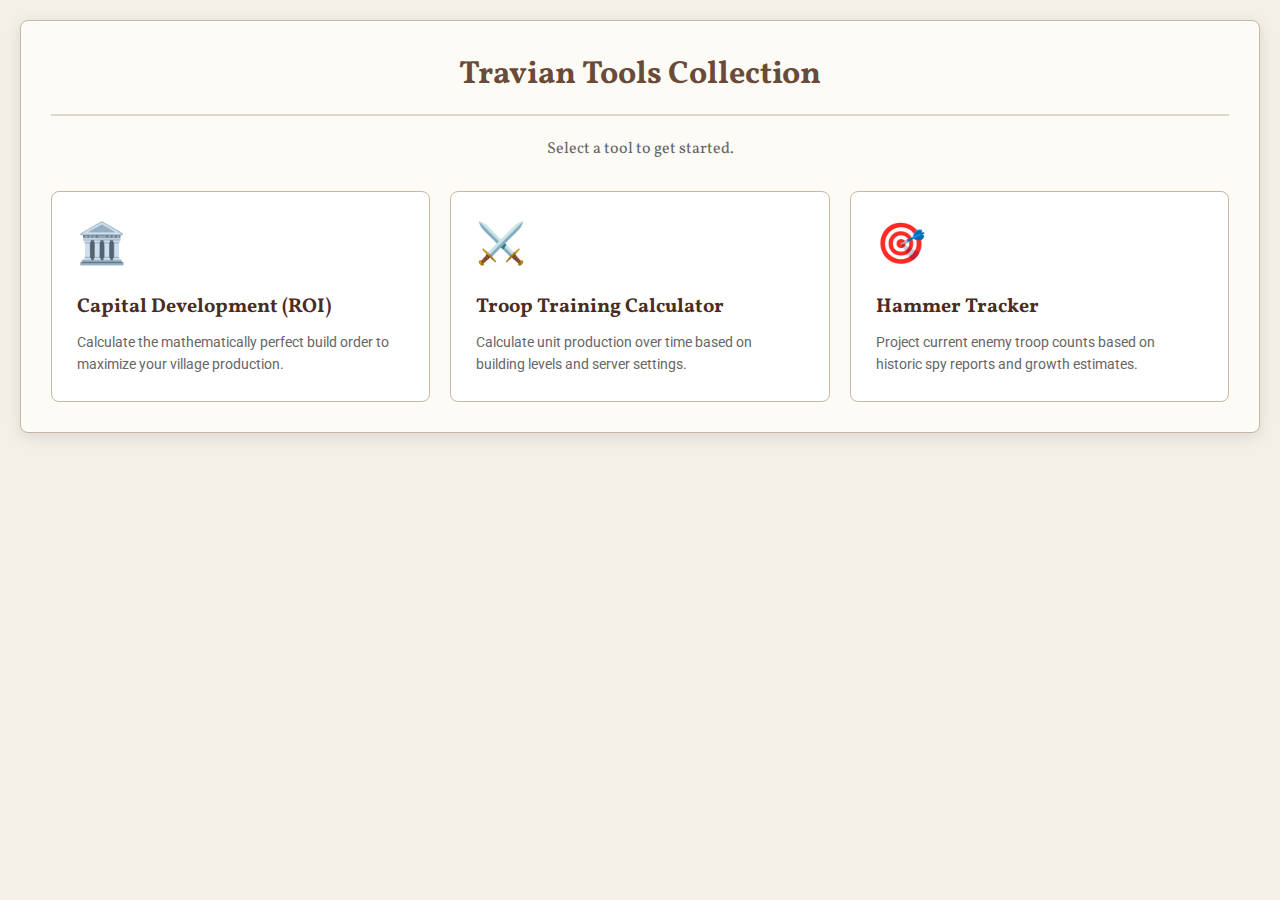
<file: index.html>
<!DOCTYPE html>
<html lang="en">
<head>
    <meta charset="UTF-8">
    <title>Travian Tools Collection</title>
    <meta name="viewport" content="width=device-width, initial-scale=1.0">
    <link href="https://fonts.googleapis.com/css2?family=Vollkorn:wght@400;700&family=Roboto:wght@400;700&display=swap" rel="stylesheet">
    <link rel="stylesheet" href="css/style.css">
    <style>
        /* Specific styles for the Hub Menu */
        /* Updated minmax to 280px for better fit on small mobile screens */
        .hub-grid { 
            display: grid; 
            grid-template-columns: repeat(auto-fill, minmax(280px, 1fr)); 
            gap: 20px; 
            margin-top: 30px; 
        }
        .tool-card {
            background: white; border: 1px solid #c9b7a2; border-radius: 8px; padding: 25px;
            transition: transform 0.2s, box-shadow 0.2s; cursor: pointer; text-decoration: none; color: inherit;
            display: block;
        }
        .tool-card:hover { transform: translateY(-5px); box-shadow: 0 8px 15px rgba(0,0,0,0.1); border-color: #859f51; }
        .tool-icon { font-size: 2.5rem; margin-bottom: 15px; display: block; }
        .tool-title { font-family: 'Vollkorn', serif; font-size: 1.25rem; font-weight: 700; margin-bottom: 10px; color: #4a2d1e; }
        .tool-desc { font-family: 'Roboto', sans-serif; font-size: 0.9rem; color: #666; line-height: 1.5; }
    </style>
</head>
<body>
    <div class="container">
        <h1>Travian Tools Collection</h1>
        <p style="text-align: center; color: #666;">Select a tool to get started.</p>
        
        <div class="hub-grid">
            <a href="calculators/capital-planner/" class="tool-card">
                <span class="tool-icon">🏛️</span>
                <div class="tool-title">Capital Development (ROI)</div>
                <div class="tool-desc">
                    Calculate the mathematically perfect build order to maximize your village production.
                </div>
            </a>

            <a href="calculators/troop-calculator/index.html" class="tool-card">
                <span class="tool-icon">⚔️</span>
                <div class="tool-title">Troop Training Calculator</div>
                <div class="tool-desc">
                    Calculate unit production over time based on building levels and server settings.
                </div>
            </a>

            <a href="calculators/hammer-tracker/index.html" class="tool-card">
                <span class="tool-icon">🎯</span>
                <div class="tool-title">Hammer Tracker</div>
                <div class="tool-desc">
                    Project current enemy troop counts based on historic spy reports and growth estimates.
                </div>
            </a>
        </div>
    </div>
</body>
</html>
</file>
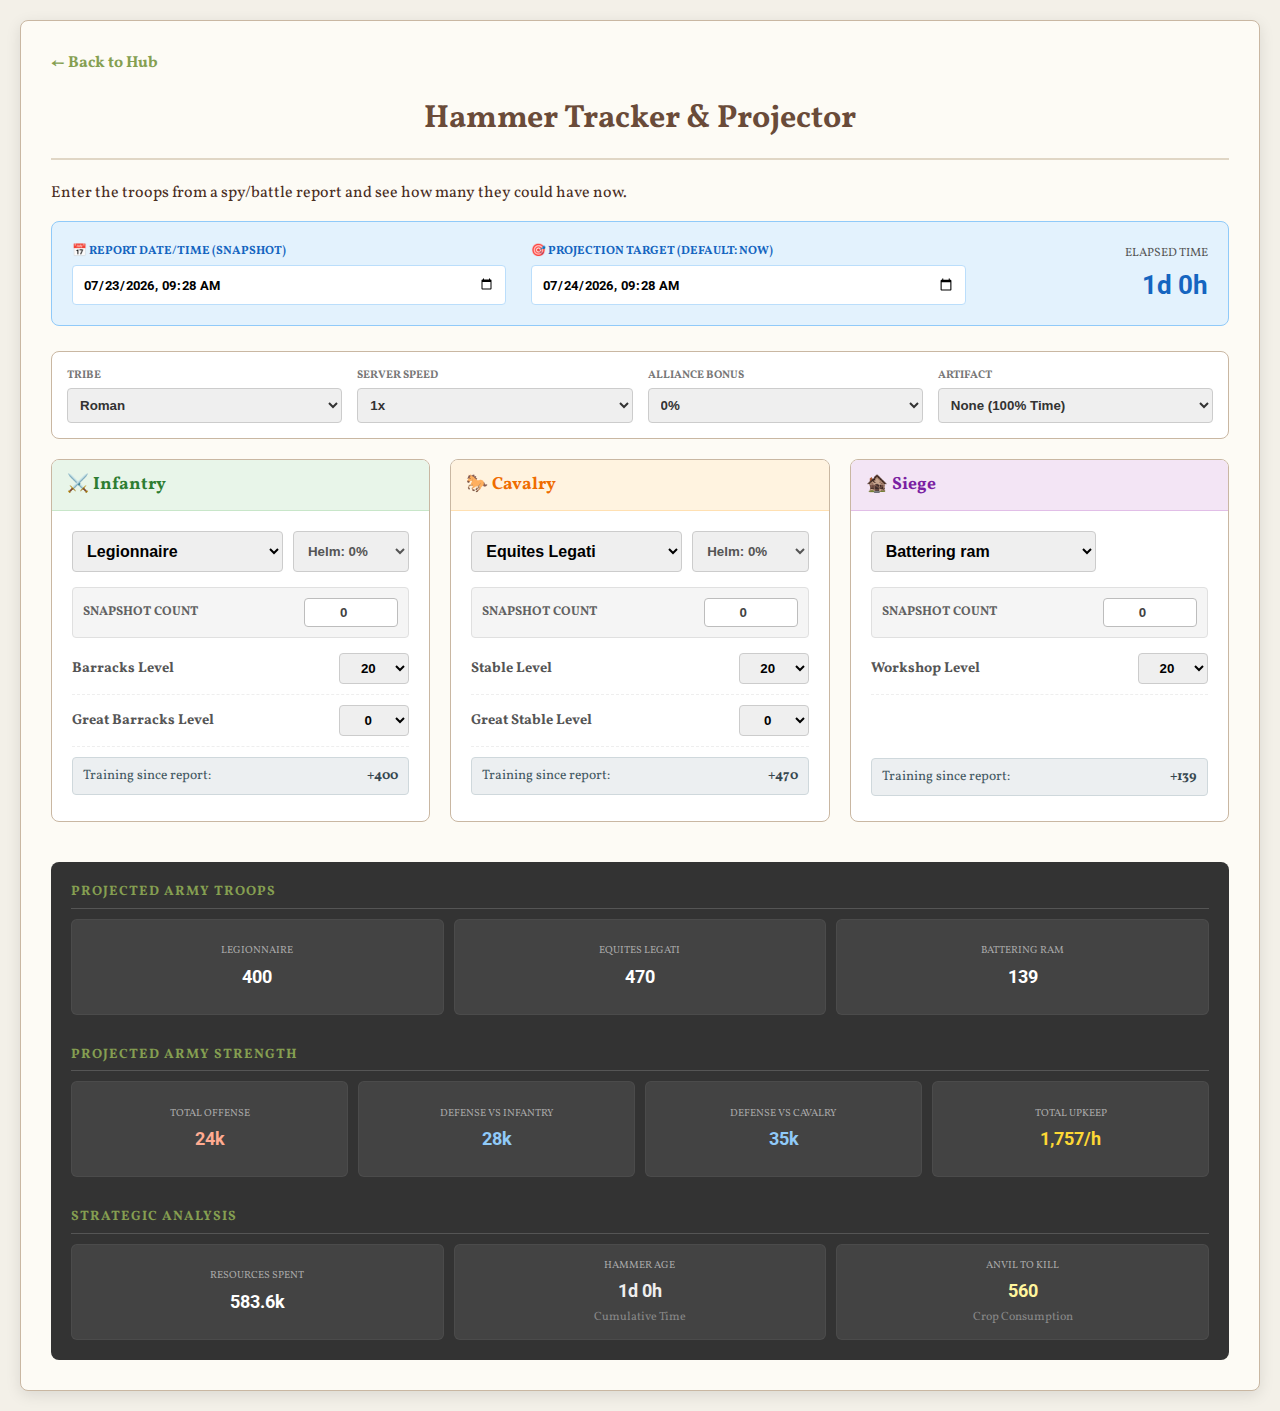
<file: calculators/hammer-tracker/index.html>
<!DOCTYPE html>
<html lang="en">
<head>
    <meta charset="UTF-8">
    <title>Hammer Tracker - Travian Tools</title>
    <meta name="viewport" content="width=device-width, initial-scale=1.0">
    <link href="https://fonts.googleapis.com/css2?family=Roboto:wght@400;500;700&family=Vollkorn:wght@400;700&display=swap" rel="stylesheet">
    <link rel="stylesheet" href="../../css/style.css">
    <style>
        .calc-wrapper { max-width: 1200px; margin: 0 auto; }
        
        /* --- SETTINGS BAR --- */
        .settings-bar { 
            background: #fff; padding: 15px; border-radius: 8px; border: 1px solid #c9b7a2; 
            margin-bottom: 20px; 
            display: grid; grid-template-columns: repeat(auto-fit, minmax(130px, 1fr)); gap: 15px;
        }
        .settings-bar label { display: block; font-size: 0.7rem; font-weight: bold; color: #777; margin-bottom: 4px; text-transform: uppercase; }
        .settings-bar select, .settings-bar input { width: 100%; padding: 8px; border: 1px solid #ccc; border-radius: 4px; font-weight: bold; color: #333; box-sizing: border-box; }

        /* --- TIME CONTROL BAR --- */
        .time-bar {
            background: #e3f2fd; border: 1px solid #90caf9; padding: 20px; border-radius: 8px; margin-bottom: 25px;
            display: flex; gap: 25px; align-items: flex-end; flex-wrap: wrap;
        }
        .time-group { flex: 1; min-width: 220px; }
        .time-group label { display: block; font-size: 0.75rem; font-weight: bold; color: #1565c0; margin-bottom: 5px; text-transform: uppercase; }
        .time-group input { width: 100%; padding: 10px; border: 1px solid #bbdefb; border-radius: 4px; font-family: 'Roboto', sans-serif; font-weight: bold; box-sizing: border-box; }
        
        .time-display { flex: 0.5; text-align: right; min-width: 150px; display: flex; flex-direction: column; justify-content: center; }
        .elapsed-label { font-size: 0.75rem; color: #555; text-transform: uppercase; margin-bottom: 4px; }
        .elapsed-val { font-size: 1.6rem; font-weight: bold; color: #1565c0; font-family: 'Roboto', sans-serif; }

        /* --- CARDS --- */
        .training-grid { display: grid; grid-template-columns: repeat(auto-fit, minmax(320px, 1fr)); gap: 20px; margin-bottom: 40px; }
        .train-card { background: #fff; border: 1px solid #c9b7a2; border-radius: 8px; overflow: hidden; display: flex; flex-direction: column; }
        .card-header { padding: 12px 15px; font-family: 'Vollkorn', serif; font-weight: bold; font-size: 1.1rem; border-bottom: 1px solid #eee; display: flex; justify-content: space-between; align-items: center; }
        .header-inf { background-color: #e8f5e9; color: #2e7d32; border-bottom-color: #c8e6c9; }
        .header-cav { background-color: #fff3e0; color: #ef6c00; border-bottom-color: #ffe0b2; }
        .header-sie { background-color: #f3e5f5; color: #7b1fa2; border-bottom-color: #e1bee7; }

        .card-body { padding: 20px; flex: 1; }
        
        .card-top-row { display: flex; gap: 10px; margin-bottom: 15px; }
        .unit-select { flex: 2; padding: 10px; font-size: 1rem; border: 1px solid #ccc; border-radius: 4px; font-weight: bold; }
        .helmet-select { flex: 1; padding: 10px; border: 1px solid #ccc; border-radius: 4px; font-weight: bold; color: #555; }

        .snapshot-row { 
            background: #f5f5f5; padding: 10px; border-radius: 4px; margin-bottom: 15px; 
            border: 1px solid #e0e0e0; display: flex; justify-content: space-between; align-items: center; 
        }
        .snapshot-row label { font-size: 0.8rem; font-weight: bold; color: #616161; text-transform: uppercase; }
        .snapshot-row input { width: 80px; padding: 6px; text-align: center; border: 1px solid #bdbdbd; border-radius: 4px; font-weight: bold; color: #424242; background: #fff; }

        .input-row { display: flex; justify-content: space-between; align-items: center; margin-bottom: 10px; padding-bottom: 10px; border-bottom: 1px dashed #eee; }
        .input-row label { font-size: 0.9rem; font-weight: bold; color: #555; }
        .input-row select { width: 70px; padding: 6px; text-align: center; border: 1px solid #ccc; border-radius: 4px; font-weight: bold; }
        
        .projection-row { 
            display: flex; justify-content: space-between; align-items: center; 
            font-size: 0.85rem; color: #455a64; background: #eceff1; 
            padding: 8px 10px; border-radius: 4px; margin-bottom: 5px; border: 1px solid #cfd8dc;
        }
        .proj-val { font-weight: bold; color: #37474f; }

        /* Global Summary Tiles */
        .results-box { background: #333; color: #fff; padding: 20px; border-radius: 8px; }
        
        .summary-group { margin-bottom: 30px; }
        .summary-group:last-child { margin-bottom: 0; }
        
        .group-title { font-size: 0.85rem; text-transform: uppercase; color: #859f51; border-bottom: 1px solid #555; padding-bottom: 5px; margin-bottom: 10px; letter-spacing: 1px; font-weight: bold; }
        
        .tiles-grid { display: grid; grid-template-columns: repeat(auto-fit, minmax(140px, 1fr)); gap: 10px; }
        .stat-tile { 
            background: rgba(255,255,255,0.08); border-radius: 6px; padding: 12px; 
            display: flex; flex-direction: column; align-items: center; justify-content: center; text-align: center;
            border: 1px solid rgba(255,255,255,0.05); min-height: 70px;
        }
        .tile-label { font-size: 0.65rem; text-transform: uppercase; color: #aaa; margin-bottom: 5px; }
        .tile-val { font-size: 1.1rem; font-weight: bold; font-family: 'Roboto', sans-serif; }
        .tile-sub { font-size: 0.75rem; color: #888; margin-top: 3px; }
        
        /* Colors */
        .c-wood { color: #a5d6a7; }
        .c-clay { color: #ffcc80; }
        .c-iron { color: #b0bec5; }
        .c-crop { color: #fff59d; }
        .c-off { color: #ffab91; }
        .c-def { color: #90caf9; }
        .c-upkeep { color: #fdd835 !important; }

        /* Mobile Optimization */
        .mobile-2col { display: grid; grid-template-columns: repeat(4, 1fr); gap: 10px; }

        @media (max-width: 600px) {
            .training-grid { grid-template-columns: 1fr; }
            .card-top-row { flex-direction: column; gap: 10px; }
            .helmet-select, .unit-select { width: 100%; }
            .time-bar { flex-direction: column; align-items: stretch; gap: 15px; }
            .time-display { text-align: left; margin-top: 10px; border-top: 1px solid #bbdefb; padding-top: 15px; }
            
            /* Force 2 columns on mobile for all summary grids */
            .mobile-2col { grid-template-columns: 1fr 1fr !important; }
        }
    </style>
</head>
<body>

<div class="container calc-wrapper">
    <div style="margin-bottom: 20px;">
        <a href="../../index.html" style="text-decoration: none; color: #859f51; font-weight: bold;">&larr; Back to Hub</a>
    </div>

    <h1>Hammer Tracker & Projector</h1>
    <p>Enter the troops from a spy/battle report and see how many they could have now.</p>
    
    <div class="time-bar">
        <div class="time-group">
            <label>📅 Report Date/Time (Snapshot)</label>
            <input type="datetime-local" id="time_snapshot" oninput="HammerApp.calculate()">
        </div>
        <div class="time-group">
            <label>🎯 Projection Target (Default: Now)</label>
            <input type="datetime-local" id="time_target" oninput="HammerApp.calculate()">
        </div>
        <div class="time-display">
            <span class="elapsed-label">Elapsed Time</span>
            <span class="elapsed-val" id="disp_elapsed">0d 0h</span>
        </div>
    </div>

    <div class="settings-bar">
        <div>
            <label>TRIBE</label>
            <select id="tribeSelect" onchange="HammerApp.updateUnitDropdowns()"></select>
        </div>
        <div>
            <label>SERVER SPEED</label>
            <select id="serverSpeed" onchange="HammerApp.calculate()">
                <option value="1">1x</option>
                <option value="2">2x</option>
                <option value="3">3x</option>
                <option value="5">5x</option>
                <option value="10">10x</option>
            </select>
        </div>
        <div>
            <label>ALLIANCE BONUS</label>
            <select id="allyBonus" onchange="HammerApp.calculate()">
                <option value="0">0%</option>
                <option value="0.02">2%</option>
                <option value="0.04">4%</option>
                <option value="0.06">6%</option>
                <option value="0.08">8%</option>
                <option value="0.10">10%</option>
            </select>
        </div>
        <div>
            <label>ARTIFACT</label>
            <select id="artifact" onchange="HammerApp.calculate()">
                <option value="1.0">None (100% Time)</option>
                <option value="0.75">Small (75% Time)</option>
                <option value="0.5">Unique (50% Time)</option>
            </select>
        </div>
    </div>

    <div class="training-grid">
        
        <div class="train-card">
            <div class="card-header header-inf">
                <span>⚔️ Infantry</span>
            </div>
            <div class="card-body">
                <div class="card-top-row">
                    <select id="unit_infantry" class="unit-select" onchange="HammerApp.calculate()"></select>
                    <select id="inf_helmet" class="helmet-select" onchange="HammerApp.calculate()">
                        <option value="0">Helm: 0%</option>
                        <option value="10">Helm: 10%</option>
                        <option value="15">Helm: 15%</option>
                        <option value="20">Helm: 20%</option>
                    </select>
                </div>
                
                <div class="snapshot-row">
                    <label>Snapshot Count</label>
                    <input type="number" id="snap_inf" value="0" min="0" oninput="HammerApp.calculate()">
                </div>

                <div class="input-row">
                    <label>Barracks Level</label>
                    <select id="lvl_barracks" onchange="HammerApp.calculate()"></select>
                </div>
                <div class="input-row">
                    <label>Great Barracks Level</label>
                    <select id="lvl_gb" onchange="HammerApp.calculate()"></select>
                </div>

                <div class="projection-row">
                    <span>Training since report:</span>
                    <span class="proj-val" id="proj_inf">+0</span>
                </div>
            </div>
        </div>

        <div class="train-card">
            <div class="card-header header-cav">
                <span>🐎 Cavalry</span>
            </div>
            <div class="card-body">
                <div class="card-top-row">
                    <select id="unit_cavalry" class="unit-select" onchange="HammerApp.calculate()"></select>
                    <select id="cav_helmet" class="helmet-select" onchange="HammerApp.calculate()">
                        <option value="0">Helm: 0%</option>
                        <option value="10">Helm: 10%</option>
                        <option value="15">Helm: 15%</option>
                        <option value="20">Helm: 20%</option>
                    </select>
                </div>
                
                <div class="snapshot-row">
                    <label>Snapshot Count</label>
                    <input type="number" id="snap_cav" value="0" min="0" oninput="HammerApp.calculate()">
                </div>

                <div class="input-row">
                    <label>Stable Level</label>
                    <select id="lvl_stable" onchange="HammerApp.calculate()"></select>
                </div>
                <div class="input-row">
                    <label>Great Stable Level</label>
                    <select id="lvl_gs" onchange="HammerApp.calculate()"></select>
                </div>

                <div class="projection-row">
                    <span>Training since report:</span>
                    <span class="proj-val" id="proj_cav">+0</span>
                </div>
            </div>
        </div>

        <div class="train-card">
            <div class="card-header header-sie">
                <span>🏚️ Siege</span>
            </div>
            <div class="card-body">
                <div class="card-top-row">
                    <select id="unit_siege" class="unit-select" style="flex:1;" onchange="HammerApp.calculate()"></select>
                    <div style="flex:0.5;"></div>
                </div>
                
                <div class="snapshot-row">
                    <label>Snapshot Count</label>
                    <input type="number" id="snap_siege" value="0" min="0" oninput="HammerApp.calculate()">
                </div>

                <div class="input-row">
                    <label>Workshop Level</label>
                    <select id="lvl_workshop" onchange="HammerApp.calculate()"></select>
                </div>
                
                <div style="height:53px;"></div> <div class="projection-row">
                    <span>Training since report:</span>
                    <span class="proj-val" id="proj_siege">+0</span>
                </div>
            </div>
        </div>
    </div>

    <div class="results-box">
        
        <div class="summary-group">
            <div class="group-title">Projected Army Troops</div>
            <div class="tiles-grid mobile-2col" style="grid-template-columns: repeat(3, 1fr);">
                <div class="stat-tile">
                    <span class="tile-label" id="lbl_inf_g">INFANTRY</span>
                    <span class="tile-val" id="global_inf">0</span>
                </div>
                <div class="stat-tile">
                    <span class="tile-label" id="lbl_cav_g">CAVALRY</span>
                    <span class="tile-val" id="global_cav">0</span>
                </div>
                <div class="stat-tile">
                    <span class="tile-label" id="lbl_siege_g">SIEGE</span>
                    <span class="tile-val" id="global_siege">0</span>
                </div>
            </div>
        </div>

        <div class="summary-group">
            <div class="group-title">Projected Army Strength</div>
            <div class="tiles-grid mobile-2col" style="grid-template-columns: repeat(4, 1fr);">
                <div class="stat-tile">
                    <span class="tile-label">TOTAL OFFENSE</span>
                    <span class="tile-val c-off" id="global_off">0k</span>
                </div>
                <div class="stat-tile">
                    <span class="tile-label">DEFENSE VS INFANTRY</span>
                    <span class="tile-val c-def" id="global_def_inf">0k</span>
                </div>
                <div class="stat-tile">
                    <span class="tile-label">DEFENSE VS CAVALRY</span>
                    <span class="tile-val c-def" id="global_def_cav">0k</span>
                </div>
                <div class="stat-tile">
                    <span class="tile-label">TOTAL UPKEEP</span>
                    <span class="tile-val c-upkeep"><span id="global_upkeep">0</span>/h</span>
                </div>
            </div>
        </div>

        <div class="summary-group">
            <div class="group-title">Strategic Analysis</div>
            <div class="tiles-grid mobile-2col" style="grid-template-columns: repeat(3, 1fr);">
                <div class="stat-tile">
                    <span class="tile-label">RESOURCES SPENT</span>
                    <span class="tile-val" id="global_growth_cost">0</span>
                </div>
                <div class="stat-tile">
                    <span class="tile-label">HAMMER AGE</span>
                    <span class="tile-val" style="color:#eee;" id="hammer_age">0d 0h</span>
                    <span class="tile-sub">Cumulative Time</span>
                </div>
                <div class="stat-tile">
                    <span class="tile-label">ANVIL TO KILL</span>
                    <span class="tile-val c-crop" id="anvil_crop">0</span>
                    <span class="tile-sub">Crop Consumption</span>
                </div>
            </div>
        </div>

    </div>
</div>

<script src="data.js"></script>
<script src="app.js"></script>
</body>
</html>
</file>
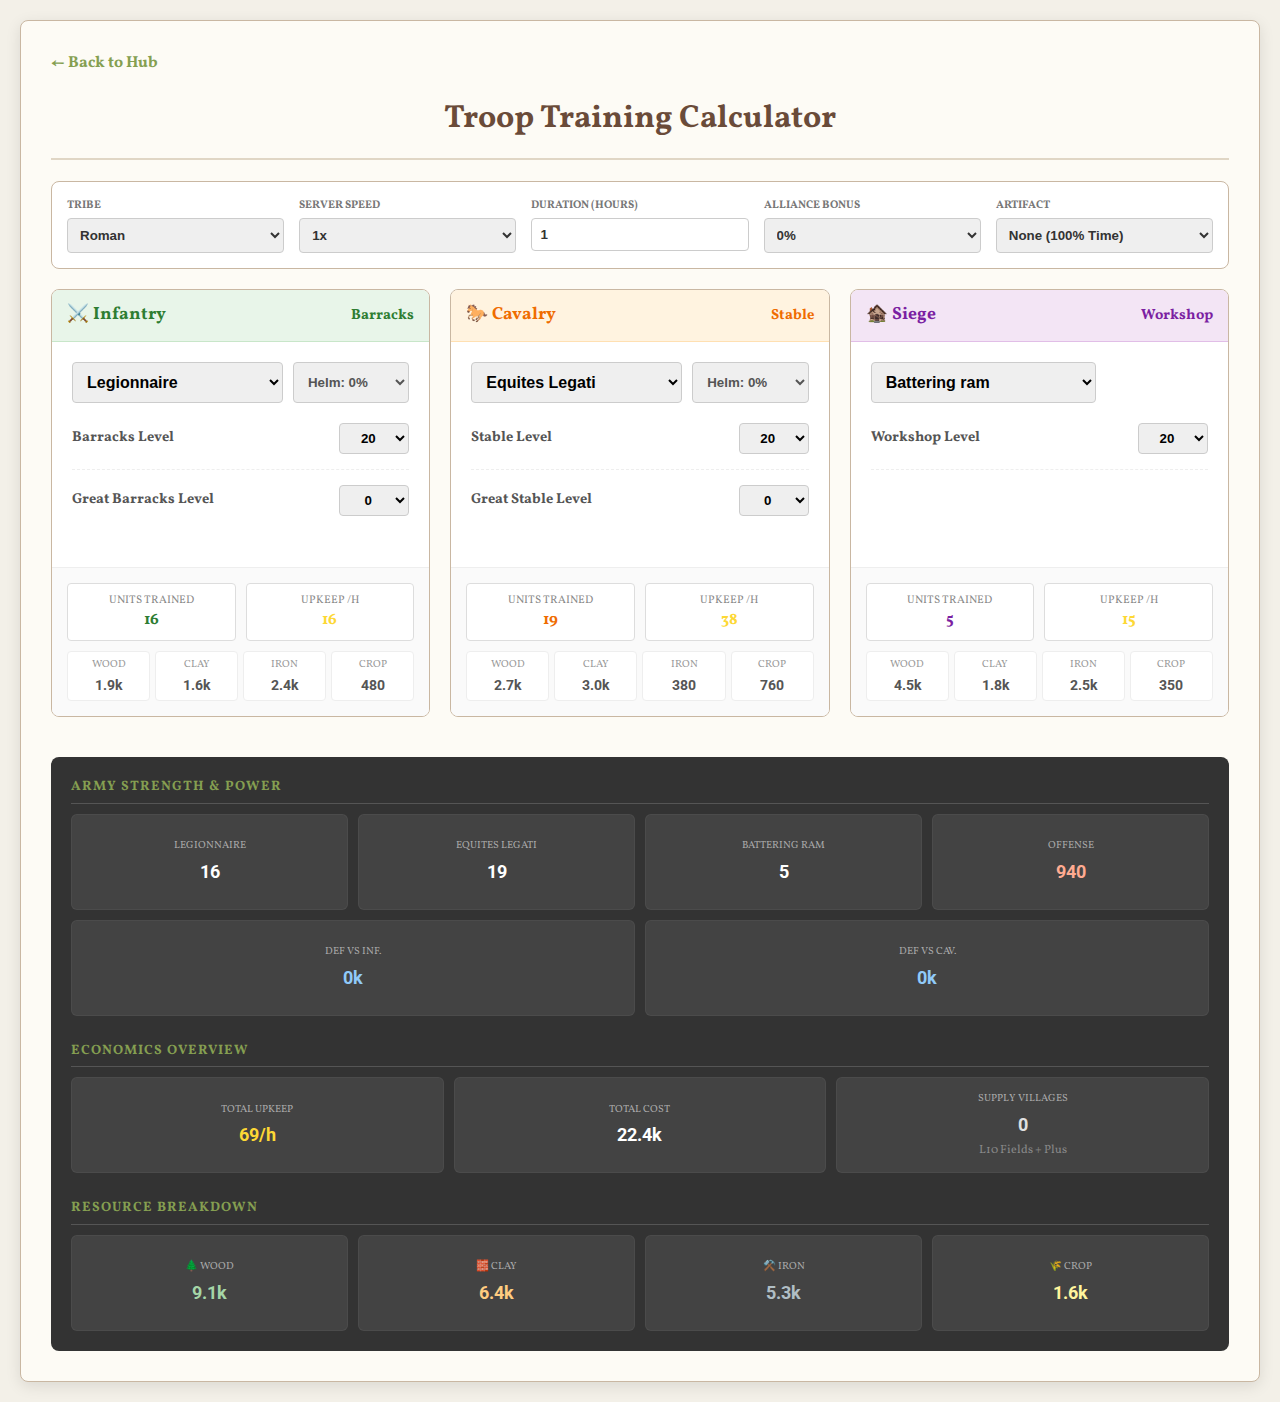
<file: calculators/troop-calculator/index.html>
<!DOCTYPE html>
<html lang="en">
<head>
    <meta charset="UTF-8">
    <title>Troop Training Calculator - Travian Tools</title>
    <meta name="viewport" content="width=device-width, initial-scale=1.0">
    <link href="https://fonts.googleapis.com/css2?family=Roboto:wght@400;500;700&family=Vollkorn:wght@400;700&display=swap" rel="stylesheet">
    <link rel="stylesheet" href="../../css/style.css">
    <style>
        .calc-wrapper { max-width: 1200px; margin: 0 auto; }
        
        /* --- SETTINGS BAR --- */
        .settings-bar { 
            background: #fff; padding: 15px; border-radius: 8px; border: 1px solid #c9b7a2; 
            margin-bottom: 20px; 
            display: grid; grid-template-columns: repeat(auto-fit, minmax(130px, 1fr)); gap: 15px;
        }
        .settings-bar label { display: block; font-size: 0.7rem; font-weight: bold; color: #777; margin-bottom: 4px; text-transform: uppercase; }
        .settings-bar select, .settings-bar input { width: 100%; padding: 8px; border: 1px solid #ccc; border-radius: 4px; font-weight: bold; color: #333; box-sizing: border-box; }

        /* --- TRAINING CARDS --- */
        .training-grid { 
            display: grid; 
            grid-template-columns: repeat(auto-fit, minmax(320px, 1fr)); 
            gap: 20px; 
            margin-bottom: 40px; 
        }
        
        .train-card { background: #fff; border: 1px solid #c9b7a2; border-radius: 8px; overflow: hidden; display: flex; flex-direction: column; }
        .card-header { padding: 12px 15px; font-family: 'Vollkorn', serif; font-weight: bold; font-size: 1.1rem; border-bottom: 1px solid #eee; display: flex; justify-content: space-between; align-items: center; }
        .header-inf { background-color: #e8f5e9; color: #2e7d32; border-bottom-color: #c8e6c9; }
        .header-cav { background-color: #fff3e0; color: #ef6c00; border-bottom-color: #ffe0b2; }
        .header-sie { background-color: #f3e5f5; color: #7b1fa2; border-bottom-color: #e1bee7; }

        .card-body { padding: 20px; flex: 1; }
        
        .card-top-row { display: flex; gap: 10px; margin-bottom: 20px; }
        .unit-select { flex: 2; padding: 10px; font-size: 1rem; border: 1px solid #ccc; border-radius: 4px; font-weight: bold; }
        .helmet-select { flex: 1; padding: 10px; border: 1px solid #ccc; border-radius: 4px; font-weight: bold; color: #555; }

        .input-row { display: flex; justify-content: space-between; align-items: center; margin-bottom: 15px; padding-bottom: 15px; border-bottom: 1px dashed #eee; }
        .input-row:last-child { border-bottom: none; margin-bottom: 0; padding-bottom: 0; }
        .input-row label { font-size: 0.9rem; font-weight: bold; color: #555; }
        .input-row select { width: 70px; padding: 6px; text-align: center; border: 1px solid #ccc; border-radius: 4px; font-weight: bold; }

        /* --- CARD FOOTER --- */
        .card-footer { background-color: #fafafa; border-top: 1px solid #eee; padding: 15px; }
        .footer-tiles { display: grid; grid-template-columns: repeat(4, 1fr); gap: 5px; margin-top: 10px; }
        
        .mini-tile { 
            background: #fff; border: 1px solid #eee; border-radius: 4px; padding: 5px; 
            text-align: center; display: flex; flex-direction: column; justify-content: center;
        }
        .mini-tile label { font-size: 0.65rem; color: #999; text-transform: uppercase; margin-bottom: 2px; }
        .mini-tile span { font-size: 0.85rem; font-weight: bold; color: #555; font-family: 'Roboto', sans-serif; }
        
        .main-stats-row { display: grid; grid-template-columns: 1fr 1fr; gap: 10px; margin-bottom: 10px; }
        .stat-box { background: #fff; border: 1px solid #ddd; padding: 8px; border-radius: 4px; text-align: center; }
        .stat-box label { display: block; font-size: 0.7rem; color: #888; text-transform: uppercase; }
        .stat-box span { font-weight: bold; color: #333; font-size: 1rem; }

        /* --- GLOBAL SUMMARY --- */
        .results-box { background: #333; color: #fff; padding: 20px; border-radius: 8px; }
        .summary-group { margin-bottom: 25px; }
        .summary-group:last-child { margin-bottom: 0; }
        .group-title { font-size: 0.85rem; text-transform: uppercase; color: #859f51; border-bottom: 1px solid #555; padding-bottom: 5px; margin-bottom: 10px; letter-spacing: 1px; font-weight: bold; }
        
        .tiles-grid { display: grid; grid-template-columns: repeat(auto-fit, minmax(100px, 1fr)); gap: 10px; }
        
        .stat-tile { 
            background: rgba(255,255,255,0.08); border-radius: 6px; padding: 12px; 
            display: flex; flex-direction: column; align-items: center; justify-content: center; text-align: center;
            border: 1px solid rgba(255,255,255,0.05); min-height: 70px;
        }
        .tile-label { font-size: 0.65rem; text-transform: uppercase; color: #aaa; margin-bottom: 5px; }
        .tile-val { font-size: 1.1rem; font-weight: bold; font-family: 'Roboto', sans-serif; }
        .tile-sub { font-size: 0.75rem; color: #888; margin-top: 3px; }
        
        .c-wood { color: #a5d6a7; }
        .c-clay { color: #ffcc80; }
        .c-iron { color: #b0bec5; }
        .c-crop { color: #fff59d; }
        .c-off { color: #ffab91; }
        .c-def { color: #90caf9; }
        .c-upkeep { color: #fdd835 !important; }

        .res-breakdown-grid { display: grid; grid-template-columns: repeat(4, 1fr); gap: 10px; }

        @media (max-width: 600px) {
            .training-grid { grid-template-columns: 1fr; }
            .card-top-row { flex-direction: column; gap: 10px; }
            .helmet-select, .unit-select { width: 100%; }
            .res-breakdown-grid { grid-template-columns: 1fr 1fr; } 
            .footer-tiles { grid-template-columns: 1fr 1fr; }
            .tiles-grid { grid-template-columns: 1fr 1fr; }
        }
    </style>
</head>
<body>

<div class="container calc-wrapper">
    <div style="margin-bottom: 20px;">
        <a href="../../index.html" style="text-decoration: none; color: #859f51; font-weight: bold;">&larr; Back to Hub</a>
    </div>

    <h1>Troop Training Calculator</h1>
    
    <div class="settings-bar">
        <div>
            <label>TRIBE</label>
            <select id="tribeSelect" onchange="TroopApp.updateUnitDropdowns()"></select>
        </div>
        <div>
            <label>SERVER SPEED</label>
            <select id="serverSpeed" onchange="TroopApp.calculate()">
                <option value="1">1x</option>
                <option value="2">2x</option>
                <option value="3">3x</option>
                <option value="5">5x</option>
                <option value="10">10x</option>
            </select>
        </div>
        <div>
            <label>DURATION (HOURS)</label>
            <input type="number" id="duration" value="1" min="1" oninput="TroopApp.calculate()">
        </div>
        <div>
            <label>ALLIANCE BONUS</label>
            <select id="allyBonus" onchange="TroopApp.calculate()">
                <option value="0">0%</option>
                <option value="0.02">2%</option>
                <option value="0.04">4%</option>
                <option value="0.06">6%</option>
                <option value="0.08">8%</option>
                <option value="0.10">10%</option>
            </select>
        </div>
        <div>
            <label>ARTIFACT</label>
            <select id="artifact" onchange="TroopApp.calculate()">
                <option value="1.0">None (100% Time)</option>
                <option value="0.75">Small (75% Time)</option>
                <option value="0.5">Unique (50% Time)</option>
            </select>
        </div>
    </div>

    <div class="training-grid">
        
        <div class="train-card">
            <div class="card-header header-inf">
                <span>⚔️ Infantry</span>
                <small>Barracks</small>
            </div>
            <div class="card-body">
                <div class="card-top-row">
                    <select id="unit_infantry" class="unit-select" onchange="TroopApp.calculate()"></select>
                    <select id="inf_helmet" class="helmet-select" onchange="TroopApp.calculate()">
                        <option value="0">Helm: 0%</option>
                        <option value="10">Helm: 10%</option>
                        <option value="15">Helm: 15%</option>
                        <option value="20">Helm: 20%</option>
                    </select>
                </div>
                
                <div class="input-row">
                    <label>Barracks Level</label>
                    <select id="lvl_barracks" onchange="TroopApp.calculate()"></select>
                </div>
                <div class="input-row">
                    <label>Great Barracks Level</label>
                    <select id="lvl_gb" onchange="TroopApp.calculate()"></select>
                </div>
            </div>
            <div class="card-footer">
                <div class="main-stats-row">
                    <div class="stat-box">
                        <label>Units Trained</label>
                        <span id="inf_total_units" style="color:#2e7d32;">0</span>
                    </div>
                    <div class="stat-box">
                        <label>Upkeep /h</label>
                        <span id="inf_upkeep" class="c-upkeep">0</span>
                    </div>
                </div>
                <div class="footer-tiles">
                    <div class="mini-tile"><label>Wood</label><span id="inf_wood">0</span></div>
                    <div class="mini-tile"><label>Clay</label><span id="inf_clay">0</span></div>
                    <div class="mini-tile"><label>Iron</label><span id="inf_iron">0</span></div>
                    <div class="mini-tile"><label>Crop</label><span id="inf_crop">0</span></div>
                </div>
            </div>
        </div>

        <div class="train-card">
            <div class="card-header header-cav">
                <span>🐎 Cavalry</span>
                <small>Stable</small>
            </div>
            <div class="card-body">
                <div class="card-top-row">
                    <select id="unit_cavalry" class="unit-select" onchange="TroopApp.calculate()"></select>
                    <select id="cav_helmet" class="helmet-select" onchange="TroopApp.calculate()">
                        <option value="0">Helm: 0%</option>
                        <option value="10">Helm: 10%</option>
                        <option value="15">Helm: 15%</option>
                        <option value="20">Helm: 20%</option>
                    </select>
                </div>
                
                <div class="input-row">
                    <label>Stable Level</label>
                    <select id="lvl_stable" onchange="TroopApp.calculate()"></select>
                </div>
                <div class="input-row">
                    <label>Great Stable Level</label>
                    <select id="lvl_gs" onchange="TroopApp.calculate()"></select>
                </div>
            </div>
            <div class="card-footer">
                <div class="main-stats-row">
                    <div class="stat-box">
                        <label>Units Trained</label>
                        <span id="cav_total_units" style="color:#ef6c00;">0</span>
                    </div>
                    <div class="stat-box">
                        <label>Upkeep /h</label>
                        <span id="cav_upkeep" class="c-upkeep">0</span>
                    </div>
                </div>
                <div class="footer-tiles">
                    <div class="mini-tile"><label>Wood</label><span id="cav_wood">0</span></div>
                    <div class="mini-tile"><label>Clay</label><span id="cav_clay">0</span></div>
                    <div class="mini-tile"><label>Iron</label><span id="cav_iron">0</span></div>
                    <div class="mini-tile"><label>Crop</label><span id="cav_crop">0</span></div>
                </div>
            </div>
        </div>

        <div class="train-card">
            <div class="card-header header-sie">
                <span>🏚️ Siege</span>
                <small>Workshop</small>
            </div>
            <div class="card-body">
                <div class="card-top-row">
                    <select id="unit_siege" class="unit-select" style="flex:1;" onchange="TroopApp.calculate()"></select>
                    <div style="flex:0.5;"></div>
                </div>
                
                <div class="input-row">
                    <label>Workshop Level</label>
                    <select id="lvl_workshop" onchange="TroopApp.calculate()"></select>
                </div>
                
                <div style="height: 62px;"></div>
            </div>
            <div class="card-footer">
                <div class="main-stats-row">
                    <div class="stat-box">
                        <label>Units Trained</label>
                        <span id="siege_total_units" style="color:#7b1fa2;">0</span>
                    </div>
                    <div class="stat-box">
                        <label>Upkeep /h</label>
                        <span id="siege_upkeep" class="c-upkeep">0</span>
                    </div>
                </div>
                <div class="footer-tiles">
                    <div class="mini-tile"><label>Wood</label><span id="siege_wood">0</span></div>
                    <div class="mini-tile"><label>Clay</label><span id="siege_clay">0</span></div>
                    <div class="mini-tile"><label>Iron</label><span id="siege_iron">0</span></div>
                    <div class="mini-tile"><label>Crop</label><span id="siege_crop">0</span></div>
                </div>
            </div>
        </div>
    </div>

    <div class="results-box">
        
        <div class="summary-group">
            <div class="group-title">Army Strength & Power</div>
            <div class="tiles-grid" style="grid-template-columns: repeat(4, 1fr);">
                <div class="stat-tile">
                    <span class="tile-label" id="lbl_inf">INFANTRY</span>
                    <span class="tile-val" id="global_inf">0</span>
                </div>
                <div class="stat-tile">
                    <span class="tile-label" id="lbl_cav">CAVALRY</span>
                    <span class="tile-val" id="global_cav">0</span>
                </div>
                <div class="stat-tile">
                    <span class="tile-label" id="lbl_siege">SIEGE</span>
                    <span class="tile-val" id="global_siege">0</span>
                </div>
                <div class="stat-tile">
                    <span class="tile-label">OFFENSE</span>
                    <span class="tile-val c-off" id="global_off">0k</span>
                </div>
            </div>
            <div class="tiles-grid" style="margin-top:10px; grid-template-columns: 1fr 1fr;">
                <div class="stat-tile">
                    <span class="tile-label">DEF VS INF.</span>
                    <span class="tile-val c-def" id="global_def_inf">0k</span>
                </div>
                <div class="stat-tile">
                    <span class="tile-label">DEF VS CAV.</span>
                    <span class="tile-val c-def" id="global_def_cav">0k</span>
                </div>
            </div>
        </div>

        <div class="summary-group">
            <div class="group-title">Economics Overview</div>
            <div class="tiles-grid" style="grid-template-columns: repeat(3, 1fr);">
                <div class="stat-tile">
                    <span class="tile-label">TOTAL UPKEEP</span>
                    <span class="tile-val c-upkeep"><span id="global_upkeep">0</span>/h</span>
                </div>
                <div class="stat-tile">
                    <span class="tile-label">TOTAL COST</span>
                    <span class="tile-val" id="global_cost">0</span>
                </div>
                <div class="stat-tile">
                    <span class="tile-label">SUPPLY VILLAGES</span>
                    <span class="tile-val" style="color:#e0e0e0;" id="global_push_villages">0</span>
                    <span class="tile-sub">L10 Fields + Plus</span>
                </div>
            </div>
        </div>

        <div class="summary-group">
            <div class="group-title">Resource Breakdown</div>
            <div class="res-breakdown-grid">
                 <div class="stat-tile">
                    <span class="tile-label">🌲 WOOD</span>
                    <span class="tile-val c-wood" id="gc_wood">0</span>
                </div>
                 <div class="stat-tile">
                    <span class="tile-label">🧱 CLAY</span>
                    <span class="tile-val c-clay" id="gc_clay">0</span>
                </div>
                 <div class="stat-tile">
                    <span class="tile-label">⚒️ IRON</span>
                    <span class="tile-val c-iron" id="gc_iron">0</span>
                </div>
                 <div class="stat-tile">
                    <span class="tile-label">🌾 CROP</span>
                    <span class="tile-val c-crop" id="gc_crop">0</span>
                </div>
            </div>
        </div>

    </div>
</div>

<script src="data.js"></script>
<script src="app.js"></script>
</body>
</html>
</file>
<file: css/style.css>
/* css/style.css */

:root {
    --bg-color: #f3f0e8;
    --container-bg: #fdfbf5;
    --primary-text: #4a2d1e;
    --accent-green: #859f51;
    --accent-blue: #1e88e5; 
    --accent-orange: #fb8c00;
    --border-color: #c9b7a2;
    --table-head-bg: #efebe2;
    --row-alt: #f8f5ee;
    --card-bg: #ffffff;
}

html { scroll-behavior: smooth; }

body {
    font-family: 'Vollkorn', serif;
    background-color: var(--bg-color);
    color: var(--primary-text);
    margin: 0;
    padding: 20px;
    font-size: 16px;
    line-height: 1.5;
}

.container {
    max-width: 1350px;
    margin: 0 auto;
    background-color: var(--container-bg);
    border: 1px solid var(--border-color);
    border-radius: 8px;
    box-shadow: 0 4px 15px rgba(0, 0, 0, 0.1);
    padding: 30px;
}

h1 {
    color: #6a4b39;
    border-bottom: 2px solid #e0d6c5;
    padding-bottom: 15px;
    margin-top: 0;
    text-align: center;
}

/* --- TABS SYSTEM --- */
.nav-tabs {
    display: flex;
    gap: 5px;
    margin-bottom: 25px;
    border-bottom: 2px solid #c9b7a2;
}
.nav-tab {
    padding: 12px 25px;
    background: #e0d6c5;
    border: 1px solid #c9b7a2;
    border-bottom: none;
    border-radius: 8px 8px 0 0;
    cursor: pointer;
    font-family: 'Roboto', sans-serif;
    font-weight: bold;
    color: #5a4030;
    opacity: 0.7;
    transition: all 0.2s;
}
.nav-tab:hover { opacity: 1; background: #d7cbb5; }
.nav-tab.active {
    background: var(--container-bg);
    opacity: 1;
    border-bottom: 2px solid var(--container-bg);
    margin-bottom: -2px; 
    color: var(--primary-text);
}

/* --- VIEWS --- */
.view-section { display: none; animation: fadeIn 0.3s; }
.view-section.active { display: block; }
@keyframes fadeIn { from { opacity: 0; } to { opacity: 1; } }

/* --- Controls --- */
.controls-grid {
    display: grid;
    grid-template-columns: repeat(3, 1fr); 
    gap: 20px;
    margin-bottom: 30px;
}

.control-section {
    background-color: var(--card-bg);
    border: 1px solid #e0d6c5;
    border-radius: 8px;
    padding: 15px;
    box-shadow: 0 2px 5px rgba(0,0,0,0.03);
    display: flex;
    flex-direction: column;
}

.control-section.var-a { border-top: 4px solid var(--accent-green); }
.control-section.var-b { border-top: 4px solid var(--accent-blue); }
.control-section.var-c { border-top: 4px solid var(--accent-orange); }

.section-title {
    font-family: 'Vollkorn', serif;
    font-weight: 700;
    font-size: 1rem;
    color: #555;
    border-bottom: 1px solid #eee;
    padding-bottom: 8px;
    margin-bottom: 12px;
    margin-top: 0;
}

.control-group { display: flex; flex-direction: column; margin-bottom: 12px; }
.control-group:last-child { margin-bottom: 0; }

.control-group label {
    display: block;
    font-weight: 700;
    margin-bottom: 4px;
    font-family: 'Roboto', sans-serif;
    font-size: 0.8rem;
    color: #777;
    text-transform: uppercase;
}

.control-group select, .control-group input[type="number"] {
    width: 100%; padding: 8px 10px; border: 1px solid #ccc; border-radius: 4px;
    background-color: #fff; color: #333; font-size: 0.9rem;
    font-family: 'Roboto', sans-serif; box-sizing: border-box;
}

.range-wrapper { display: flex; align-items: center; gap: 10px; }
.range-wrapper input[type=range] { flex: 1; accent-color: var(--accent-green); cursor: pointer; height: 5px; }
.range-value {
    font-family: 'Roboto', sans-serif; font-weight: bold; font-size: 1rem;
    color: var(--primary-text); min-width: 25px; text-align: right;
}

/* Weights Row */
.weights-row {
    display: flex;
    justify-content: space-between;
    gap: 10px;
}
.weight-item { flex: 1; text-align: center; }
.weight-item label { font-size: 0.7rem; margin-bottom: 2px; }
.weight-item input { width: 100%; }
.weight-val { font-size: 0.8rem; font-weight: bold; display: block; }

/* Checkbox Grid */
.checkbox-grid {
    display: grid;
    grid-template-columns: 1fr 1fr;
    gap: 8px 12px;
}
.checkbox-item { display: flex; align-items: center; font-size: 0.85rem; font-family: 'Roboto', sans-serif; cursor: pointer; }
.checkbox-item input { margin-right: 8px; transform: scale(1.1); cursor: pointer; }

/* Action Area */
.action-area { margin-bottom: 30px; }
.config-row { display: flex; gap: 15px; margin-top: 15px; justify-content: flex-end; }

.calc-button {
    display: block; width: 100%; padding: 16px;
    font-family: 'Roboto', sans-serif; font-size: 20px; font-weight: 700; color: #fff;
    background-color: #859f51; border: none; border-radius: 6px; cursor: pointer;
    transition: background-color 0.2s; box-shadow: 0 4px 0 #6b8041;
}
.calc-button:hover { background-color: #7c944d; }
.calc-button:active { transform: translateY(2px); box-shadow: 0 2px 0 #6b8041; }

.btn-config {
    padding: 10px 20px; font-size: 0.9rem;
    background-color: #e0d6c5; border: 1px solid #c9b7a2; border-radius: 4px;
    cursor: pointer; font-family: 'Roboto', sans-serif; font-weight: bold;
    color: #5a4030; transition: all 0.2s;
}
.btn-config:hover { background-color: #d3c5b0; border-color: #b09f8a; }

/* --- TABLE --- */
.table-responsive { overflow-x: auto; }
table { width: 100%; border-collapse: collapse; font-family: 'Roboto', sans-serif; font-size: 0.95rem; table-layout: fixed; }

th { 
    background-color: var(--table-head-bg); color: #5a4030; font-weight: 700; 
    position: sticky; top: 0; text-align: left; padding: 12px 14px;
    border-bottom: 2px solid #dcd0c0;
}

.col-type { width: 18%; text-align: center; }      
.col-action { width: 38%; }                        
.col-prod { width: 12%; text-align: center; }      
.col-status { width: 32%; }                        

td { padding: 10px 14px; text-align: left; border-bottom: 1px solid #e0d6c5; vertical-align: middle; word-wrap: break-word; }
tr:nth-child(even) { background-color: var(--row-alt); }
tr:hover { background-color: #f0e6d6; }

.badge {
    display: inline-block; padding: 5px 8px; border-radius: 4px; font-weight: bold;
    font-size: 0.65rem; min-width: 70px; text-align: center; text-transform: uppercase;
    border: 1px solid rgba(0,0,0,0.1); box-shadow: 0 1px 2px rgba(0,0,0,0.1);
    color: #fff; text-shadow: 0 1px 2px rgba(0,0,0,0.2); white-space: nowrap;
}
.theme-wood { background-color: #66bb6a; border-color: #388e3c; }
.theme-clay { background-color: #ffa726; border-color: #f57c00; }
.theme-iron { background-color: #9e9e9e; border-color: #616161; }
.theme-crop { background-color: #fdd835; border-color: #fbc02d; color: #444; text-shadow: none; }
.theme-special { background-color: #7e57c2; border-color: #512da8; }

.prod-cell { text-align: center; font-weight: bold; color: #5a4030; font-family: 'Roboto', sans-serif; font-size: 1.05em; }
.status-cell { font-size: 0.85em; color: #555; }

/* Stats Box */
.stats-box {
    background: white; padding: 20px; border-radius: 4px; border: 1px solid #ddd;
    margin-bottom: 20px; display: flex; justify-content: center; flex-wrap: wrap; gap: 40px; 
}
.stat-item { text-align: center; display: flex; flex-direction: column; align-items: center; }
.stat-label { display: block; font-size: 0.85rem; color: #777; text-transform: uppercase; margin-bottom: 5px; font-family: 'Roboto', sans-serif; font-weight: bold; }
.stat-value { font-size: 1.5rem; font-weight: bold; color: var(--primary-text); }

/* Visual Chips */
.status-grid { display: flex; gap: 5px; align-items: center; flex-wrap: wrap; }
.res-chip {
    display: flex; align-items: center; font-family: 'Roboto', sans-serif; font-size: 0.75rem;
    background: #fff; border: 1px solid #ccc; border-radius: 4px; padding: 3px 6px;
    box-shadow: 0 1px 2px rgba(0,0,0,0.05); white-space: nowrap;
}
.chip-wood { border-color: #81c784; background-color: #e8f5e9; color: #2e7d32; }
.chip-clay { border-color: #ffb74d; background-color: #fff3e0; color: #ef6c00; }
.chip-iron { border-color: #e0e0e0; background-color: #f5f5f5; color: #616161; }
.chip-crop { border-color: #fff176; background-color: #fffde7; color: #f9a825; }
.chip-spec { border-color: #b39ddb; background-color: #ede7f6; color: #512da8; }
.chip-icon { margin-right: 4px; font-weight: normal; opacity: 1; font-size: 1rem; line-height: 1; }
.chip-val  { font-weight: bold; margin-right: 4px; font-size: 0.85rem; }
.fact-pills { display: flex; gap: 2px; margin-left: 3px; padding-left: 3px; border-left: 1px solid rgba(0,0,0,0.1); }
.fact-pill { font-size: 0.7rem; padding: 1px 3px; border-radius: 3px; background: rgba(0,0,0,0.08); color: inherit; font-weight: bold; }

/* Chart Container */
.chart-container {
    background: white; border: 1px solid #ddd; border-radius: 4px;
    padding: 20px; height: 400px; position: relative;
}

.collapsible-header {
    background-color: var(--table-head-bg); padding: 15px;
    border: 1px solid var(--border-color); border-radius: 4px 4px 0 0;
    display: flex; align-items: center; justify-content: space-between;
    margin-top: 20px; font-weight: bold; color: #5a4030;
}
.collapsible-content { border: 1px solid var(--border-color); border-top: none; border-radius: 0 0 4px 4px; background: #fff; }

#scrollTopBtn {
    position: fixed; bottom: 25px; right: 25px; z-index: 999; border: none; outline: none;
    background-color: var(--accent-green); color: white; cursor: pointer; padding: 12px 16px;
    border-radius: 50%; font-size: 20px; box-shadow: 0 4px 12px rgba(0,0,0,0.25);
    transition: all 0.3s; opacity: 0; transform: translateY(20px); pointer-events: none;
}
#scrollTopBtn.show { opacity: 1; transform: translateY(0); pointer-events: auto; }
#scrollTopBtn:hover { background-color: #6a8040; transform: translateY(-3px); }

@media (max-width: 768px) {
    .controls-grid { grid-template-columns: 1fr; gap: 20px; }
    thead { display: none; } 
    table, tbody, tr, td { display: block; width: 100%; box-sizing: border-box; }
    tr { margin-bottom: 15px; background-color: #fff; border: 1px solid #e0d6c5; border-radius: 6px; padding: 12px; box-shadow: 0 2px 5px rgba(0,0,0,0.05); }
    td.type-cell { border: none; padding: 0 0 8px 0; width: auto; text-align: left; }
    td.text-cell { border: none; padding: 8px 0; width: auto; font-size: 1.05rem; line-height: 1.4; border-top: 1px dashed #eee; }
    td.prod-cell { border: none; padding: 5px 0 10px 0; width: auto; text-align: left; font-size: 1.1rem; color: var(--accent-green); border-bottom: 1px solid #f0f0f0; }
    td.prod-cell::before { content: "Produzione: "; font-size: 0.8rem; color: #888; font-weight: normal; vertical-align: middle; }
    td.status-cell { border: none; padding: 10px 0 0 0; width: auto; display: block; }
    .status-grid { gap: 6px; }
    .res-chip { flex: 1; justify-content: center; }
}
</file>
